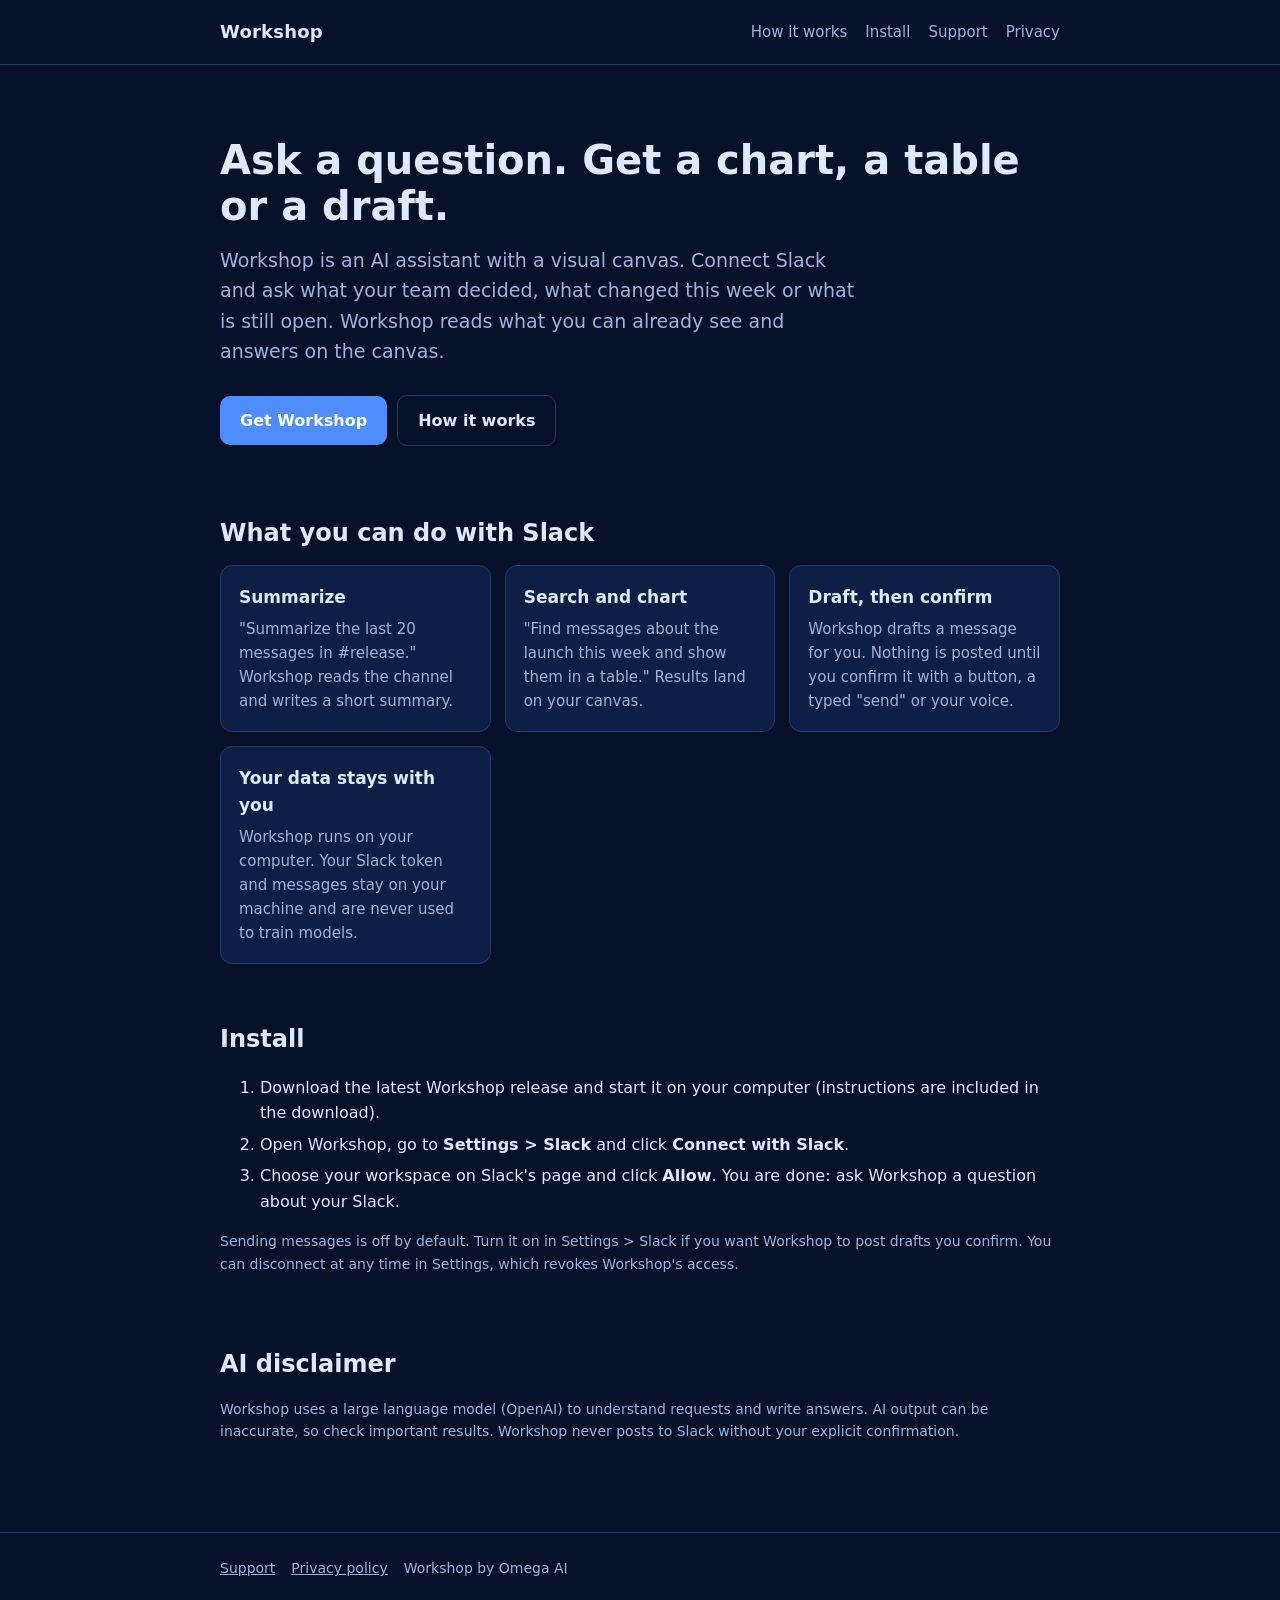
<file: index.html>
<!doctype html>
<html lang="en">
<head>
<meta charset="utf-8">
<meta name="viewport" content="width=device-width, initial-scale=1">
<title>Workshop: your AI canvas for Slack, Jira, Gmail and GitHub</title>
<meta name="description" content="Workshop turns questions into charts, tables and drafts on a visual canvas, using Slack, Jira, Gmail and GitHub. Runs on your own computer.">
<meta name="slack-app-id" content="A0CLMSASB2R">
<link rel="stylesheet" href="site.css">
</head>
<body>
<header><div class="wrap"><a class="brand" href="./">Workshop</a><nav><a href="#how">How it works</a><a href="#install">Install</a><a href="support.html">Support</a><a href="privacy.html">Privacy</a></nav></div></header>
<main class="wrap">
  <div class="hero">
    <h1>Ask a question. Get a chart, a table or a draft.</h1>
    <p>Workshop is an AI assistant with a visual canvas. Connect Slack and ask what your team decided, what changed this week or what is still open. Workshop reads what you can already see and answers on the canvas.</p>
    <a class="btn" href="#install">Get Workshop</a><a class="btn secondary" href="#how">How it works</a>
  </div>

  <section id="how">
    <h2>What you can do with Slack</h2>
    <div class="grid">
      <div class="card"><h3>Summarize</h3><p>"Summarize the last 20 messages in #release." Workshop reads the channel and writes a short summary.</p></div>
      <div class="card"><h3>Search and chart</h3><p>"Find messages about the launch this week and show them in a table." Results land on your canvas.</p></div>
      <div class="card"><h3>Draft, then confirm</h3><p>Workshop drafts a message for you. Nothing is posted until you confirm it with a button, a typed "send" or your voice.</p></div>
      <div class="card"><h3>Your data stays with you</h3><p>Workshop runs on your computer. Your Slack token and messages stay on your machine and are never used to train models.</p></div>
    </div>
  </section>

  <section id="install">
    <h2>Install</h2>
    <ol>
      <li>Download the latest Workshop release and start it on your computer (instructions are included in the download).</li>
      <li>Open Workshop, go to <strong>Settings &gt; Slack</strong> and click <strong>Connect with Slack</strong>.</li>
      <li>Choose your workspace on Slack's page and click <strong>Allow</strong>. You are done: ask Workshop a question about your Slack.</li>
    </ol>
    <p class="note">Sending messages is off by default. Turn it on in Settings &gt; Slack if you want Workshop to post drafts you confirm. You can disconnect at any time in Settings, which revokes Workshop's access.</p>
  </section>

  <section>
    <h2>AI disclaimer</h2>
    <p class="note">Workshop uses a large language model (OpenAI) to understand requests and write answers. AI output can be inaccurate, so check important results. Workshop never posts to Slack without your explicit confirmation.</p>
  </section>
</main>
<footer><div class="wrap"><a href="support.html">Support</a><a href="privacy.html">Privacy policy</a><span>Workshop by Omega AI</span></div></footer>
</body>
</html>
</file>
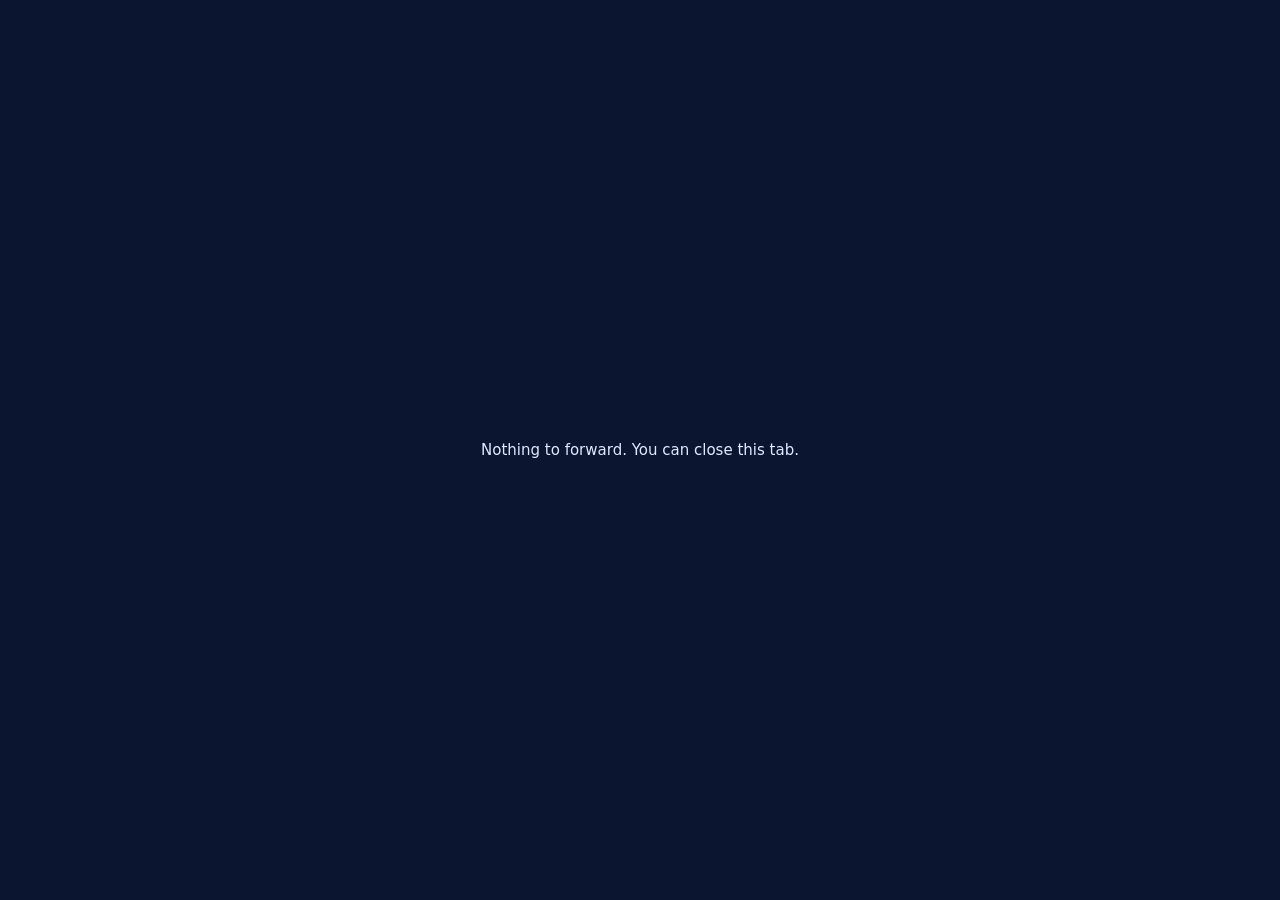
<file: slack-callback.html>
<!doctype html>
<html lang="en">
<head>
<meta charset="utf-8">
<meta name="viewport" content="width=device-width, initial-scale=1">
<meta name="referrer" content="no-referrer">
<meta http-equiv="Content-Security-Policy" content="default-src 'none'; script-src 'sha256-3p9Upx8c4xUukB7EVwZUVwBrx8pHIJBxGauPsYc6toU='; style-src 'unsafe-inline'">
<title>Workshop: returning to the app</title>
<style>body{font:15px system-ui,sans-serif;background:#0b1530;color:#dce9ff;display:grid;place-items:center;min-height:100vh;margin:0}p{max-width:30em;text-align:center}</style>
</head>
<body>
<p id="m">Returning to Workshop on this computer…</p>
<script>
// OAuth redirect bounce for the Workshop desktop app. Slack requires an HTTPS redirect URL; Workshop runs locally, so this
// static page forwards ONLY code, state and error to the user's own machine. It stores nothing and loads nothing else.
// The code is single use and bound to the local app's PKCE verifier and state, so it is useless to anyone else.
(function () {
  var q = new URLSearchParams(location.search), out = new URLSearchParams();
  ['code', 'state', 'error'].forEach(function (k) { var v = q.get(k); if (v && v.length <= 2048) out.set(k, v); });
  var m = /(?:^#|&)port=(\d{2,5})(?:&|$)/.exec(location.hash), port = m && +m[1] > 0 && +m[1] < 65536 ? m[1] : '8787';
  if (!out.has('state') && (out.has('code') || out.has('error'))) {
    // Installed from Slack (Marketplace / Add to Slack) rather than from the app: confirm, and point to the next step.
    document.getElementById('m').textContent = out.has('error') ? 'Slack did not complete the installation. You can close this tab and try again.' : 'Workshop is installed in your Slack workspace. Next: open Workshop on your computer, go to Settings > Slack and click Connect with Slack.';
    return;
  }
  if (!out.has('state') || !(out.has('code') || out.has('error'))) { document.getElementById('m').textContent = 'Nothing to forward. You can close this tab.'; return; }
  history.replaceState(null, '', location.pathname); // drop the code from this page's history entry
  location.replace('http://localhost:' + port + '/api/oauth/slack/callback?' + out.toString());
})();
</script>
</body>
</html>
</file>
<file: site.css>
:root{--bg:#07122a;--panel:#0e1f45;--line:#1f3a72;--text:#dce9ff;--muted:#9fb3d9;--accent:#4f8dff;--accent2:#7b6cff}
*{box-sizing:border-box}
body{margin:0;background:var(--bg);color:var(--text);font:16px/1.6 system-ui,-apple-system,"Segoe UI",Roboto,sans-serif}
a{color:#8fb6ff}
.wrap{max-width:880px;margin:0 auto;padding:0 20px}
header{border-bottom:1px solid var(--line)}
header .wrap{display:flex;align-items:center;justify-content:space-between;height:64px}
.brand{font-weight:700;font-size:18px;color:var(--text);text-decoration:none;letter-spacing:.2px}
nav a{margin-left:18px;color:var(--muted);text-decoration:none;font-size:15px}
nav a:hover{color:var(--text)}
.hero{padding:72px 0 40px}
.hero h1{font-size:40px;line-height:1.15;margin:0 0 16px}
.hero p{font-size:19px;color:var(--muted);max-width:640px;margin:0 0 28px}
.btn{display:inline-block;padding:12px 20px;border-radius:10px;background:var(--accent);color:#fff;text-decoration:none;font-weight:600;margin-right:10px}
.btn.secondary{background:transparent;border:1px solid var(--line);color:var(--text)}
section{padding:28px 0}
h2{font-size:24px;margin:0 0 12px}
.grid{display:grid;grid-template-columns:repeat(auto-fit,minmax(240px,1fr));gap:14px}
.card{background:var(--panel);border:1px solid var(--line);border-radius:12px;padding:18px}
.card h3{margin:0 0 6px;font-size:17px}
.card p{margin:0;color:var(--muted);font-size:15px}
ol li{margin:6px 0}
.note{color:var(--muted);font-size:14px}
.doc h1{font-size:32px;margin:48px 0 4px}
.doc h2{font-size:20px;margin:28px 0 8px}
.doc p,.doc li{color:#c9d8f5}
footer{border-top:1px solid var(--line);margin-top:48px;padding:24px 0;color:var(--muted);font-size:14px}
footer a{color:var(--muted);margin-right:16px}
code{background:#13295a;padding:1px 6px;border-radius:5px;font-size:14px}
@media (max-width:600px){.hero h1{font-size:30px}nav a{margin-left:12px}}
</file>
